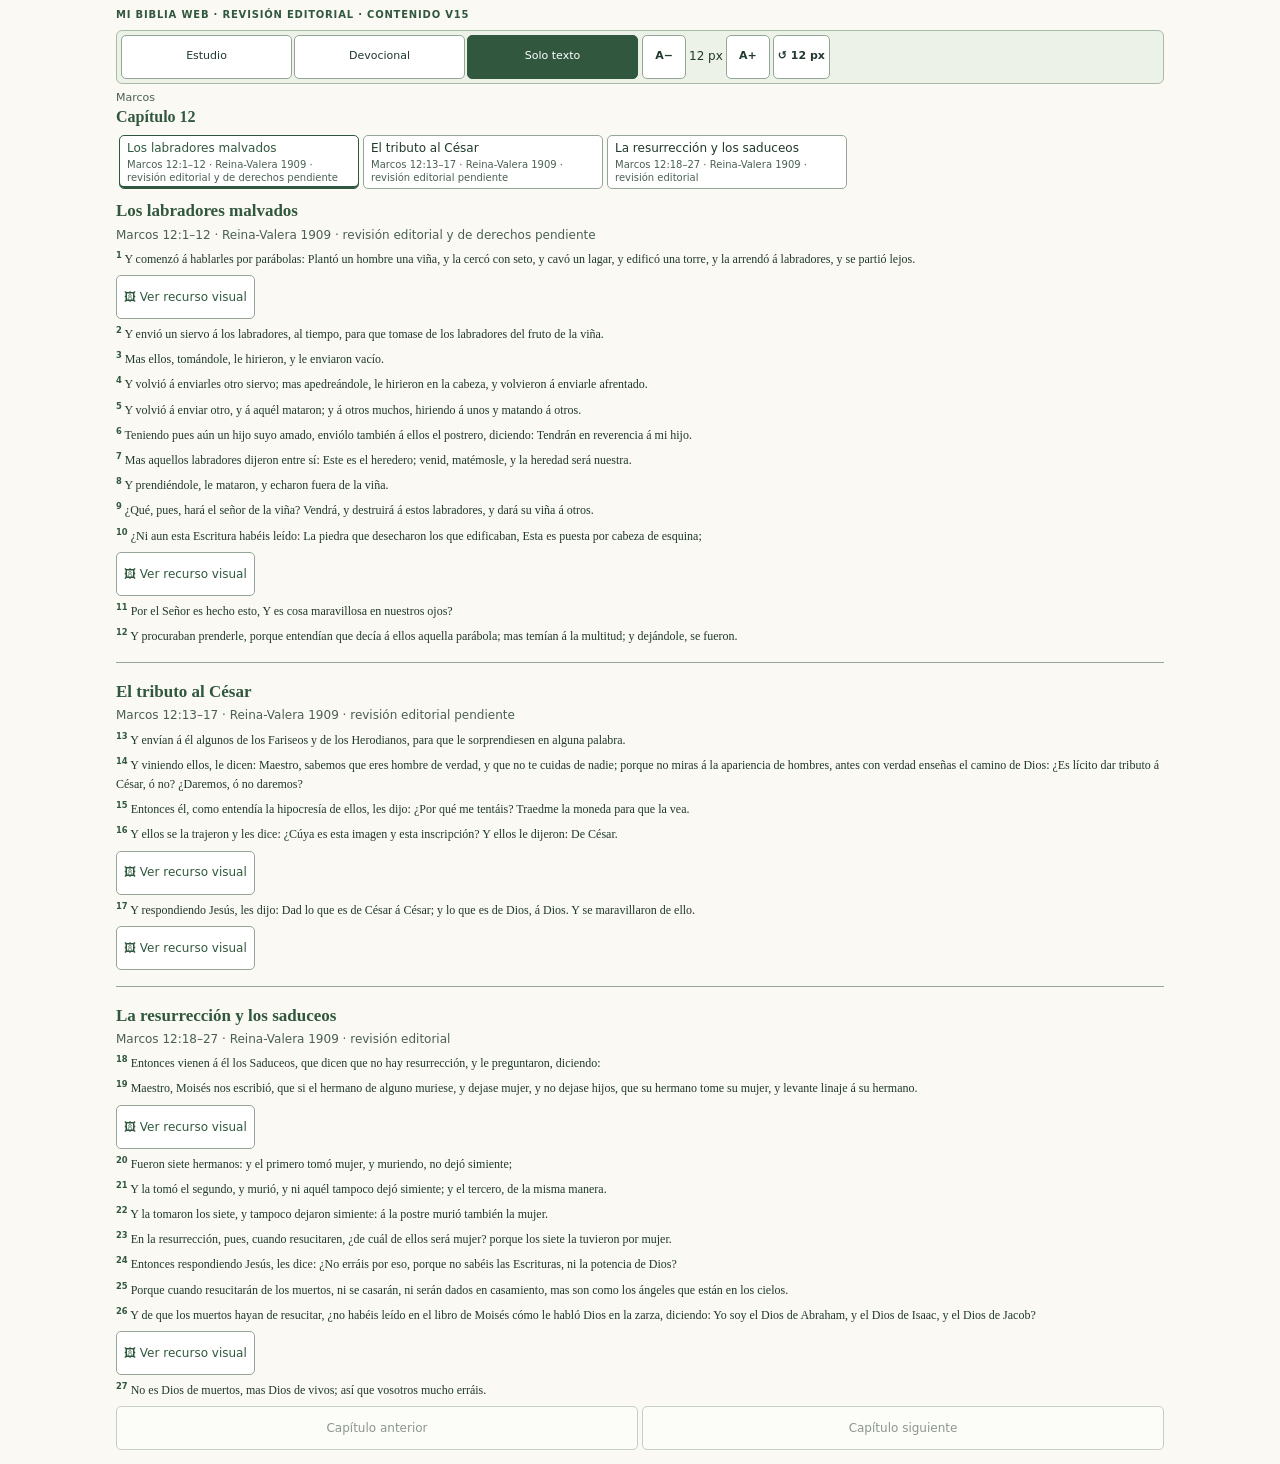
<file: revision/motor-visual/desarrollo/index.html>
<!doctype html>
<html lang="es">
<head>
  <meta charset="utf-8">
  <meta name="viewport" content="width=device-width, initial-scale=1">
  <meta name="robots" content="noindex, nofollow, noarchive">
  <title>Mi Biblia Web · Revisión editorial V15</title>
  <link rel="icon" href="data:,">
  <link rel="stylesheet" href="../css/motor.css">
  <link rel="stylesheet" href="revision.css">
  <script type="module" src="iniciar.js"></script>
</head>
<body class="mv">
  <header class="mv-cabecera">
    <p class="mv-etiqueta">Mi Biblia Web · Revisión editorial · Contenido V15</p>
  </header>
  <main id="motor" class="mv-motor" aria-label="Revisión local del motor compartido"><p role="status">Cargando material recuperado…</p></main>
  <noscript>Esta revisión necesita JavaScript.</noscript>
</body>
</html>
</file>
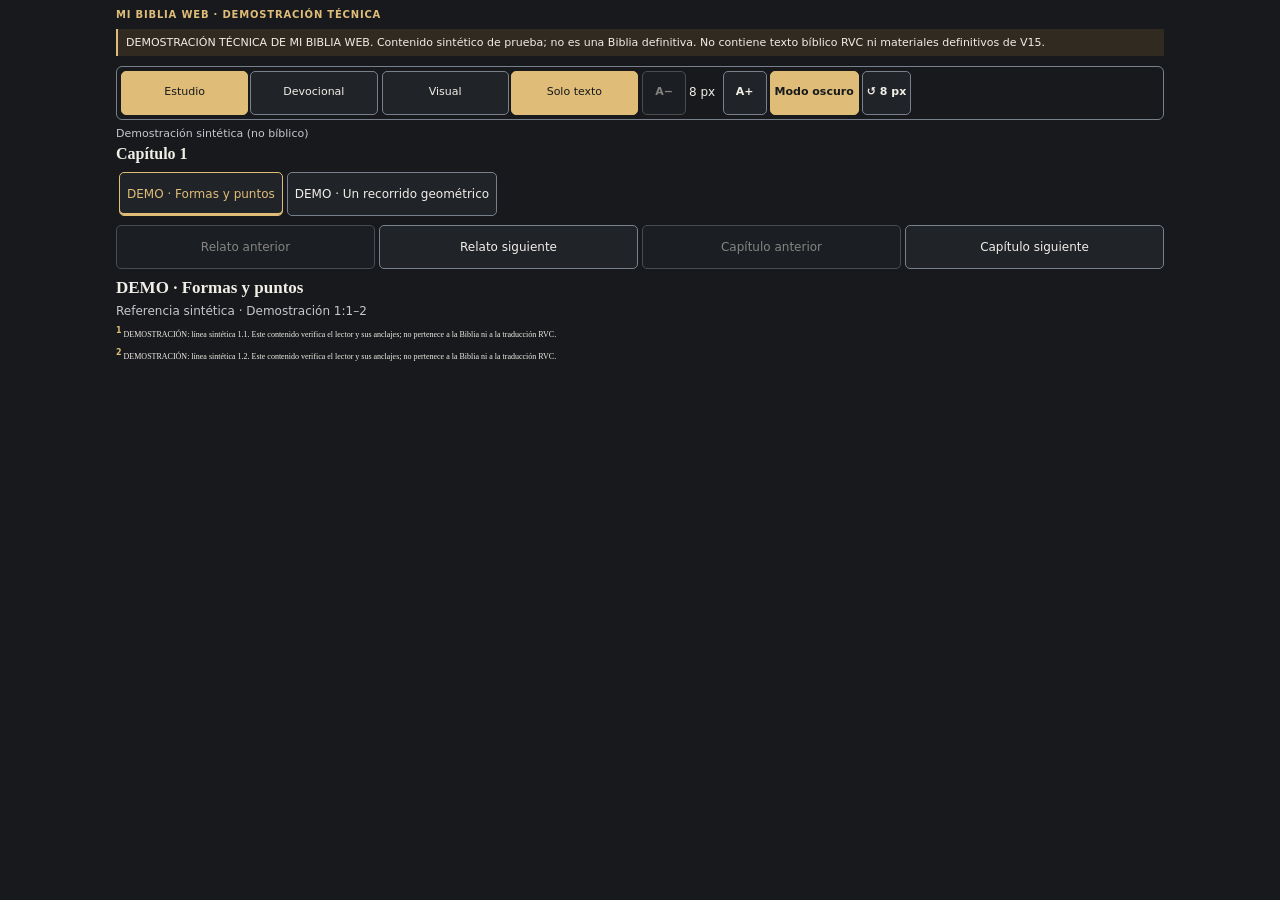
<file: motor-visual/demo.html>
<!doctype html>
<html lang="es">
<head>
  <meta charset="utf-8">
  <meta name="viewport" content="width=device-width, initial-scale=1">
  <meta name="robots" content="noindex, nofollow">
  <title>Motor visual · Demostración técnica</title>
  <link rel="icon" href="data:,">
  <link rel="stylesheet" href="css/motor.css">
  <script type="module" src="js/iniciar.js"></script>
</head>
<body class="mv">
  <header class="mv-cabecera">
    <p class="mv-etiqueta">Mi Biblia Web · Demostración técnica</p>
    <p class="mv-aviso">DEMOSTRACIÓN TÉCNICA DE MI BIBLIA WEB. Contenido sintético de prueba; no es una Biblia definitiva. No contiene texto bíblico RVC ni materiales definitivos de V15.</p>
  </header>
  <main id="motor" class="mv-motor" aria-label="Motor compartido de demostración"><p role="status">Iniciando demostración…</p></main>
  <noscript>Esta demostración necesita JavaScript.</noscript>
</body>
</html>
</file>
<file: revision/motor-visual/css/motor.css>
/* Interfaz compacta, primero celular. La tipografía de lectura es experimental. */
.mv {
  --mv-salvia:#a8bca5; --mv-verde-oscuro:#31583e;
  --mv-fondo:#faf9f3; --mv-superficie:#ffffff; --mv-panel:#edf2e9;
  --mv-texto:#20392b; --mv-secundario:#4a6052; --mv-borde:#95a698;
  --mv-acento:var(--mv-verde-oscuro); --mv-seleccion:var(--mv-verde-oscuro); --mv-sobre-seleccion:#ffffff;
  --mv-aviso:#e7efe3; --mv-tamano-lectura:12px;
  margin:0; background:var(--mv-fondo); color:var(--mv-texto);
  color-scheme:light; font:13px/1.45 system-ui,sans-serif;
}
.mv *, .mv *::before, .mv *::after { box-sizing:border-box; }
.mv button, .mv input { font:inherit; }
.mv button {
  min-height:44px; min-width:44px; padding:4px 7px; border:1px solid var(--mv-borde);
  border-radius:5px; background:var(--mv-superficie); color:var(--mv-texto);
  cursor:pointer; white-space:normal; overflow-wrap:anywhere; font-size:12px; line-height:1.35;
}
.mv button[aria-pressed="true"] { color:var(--mv-sobre-seleccion); background:var(--mv-seleccion); border-color:var(--mv-seleccion); }
.mv button:disabled { opacity:.5; cursor:default; }
.mv :focus-visible { outline:3px solid var(--mv-acento); outline-offset:2px; }
.mv a { color:var(--mv-acento); }
.mv-solo-lectores { position:absolute; width:1px; height:1px; padding:0; margin:-1px; overflow:hidden; clip-path:inset(50%); white-space:nowrap; border:0; }
.mv-cabecera, .mv-motor { max-width:1080px; padding:8px 10px; margin:auto; min-width:0; }
.mv-cabecera { padding-bottom:2px; }
.mv-motor { padding-top:2px; }
.mv-cabecera h1 { font-size:20px; margin:3px 0 6px; line-height:1.2; }
.mv-etiqueta { text-transform:uppercase; letter-spacing:.08em; font-size:10px; font-weight:700; color:var(--mv-acento); margin:0 0 3px; }
.mv-aviso { border-left:2px solid var(--mv-acento); padding:6px 8px; margin:6px 0; background:var(--mv-aviso); font-size:11px; line-height:1.4; }
.mv-preferencias { position:relative; margin-top:8px; padding:6px; background:var(--mv-superficie); border:1px solid var(--mv-borde); border-radius:6px; }
.mv-ajustes { display:flex; flex-wrap:wrap; gap:4px; align-items:center; }
.mv-ajustes output { min-width:4ch; font-size:12px; font-variant-numeric:tabular-nums; }
.mv-ajustes button { font-weight:650; }
.mv-modos, .mv-controles, .mv-pestanas { display:flex; gap:4px; flex-wrap:wrap; align-items:center; margin:6px 0; }
.mv-modos > button { flex:1; }
.mv-navegacion { display:grid; grid-template-columns:repeat(2,minmax(0,1fr)); gap:4px; margin:6px 0; }
.mv-motor > h2, .mv-descubrimiento > h2 { font-size:16px; line-height:1.3; margin:8px 0 4px; }
.mv-referencia { color:var(--mv-secundario); margin:4px 0; font-size:12px; }
.mv-texto { font:var(--mv-tamano-lectura)/1.6 Georgia,serif; }
.mv-texto > p { margin:6px 0; }
.mv-texto sup { color:var(--mv-acento); font:700 max(8px,.7em) system-ui,sans-serif; }
.mv-cabecera p, .mv-motor h2, .mv-texto > p, .mv-panel, .mv-hoja, .mv-tarjeta, .mv-portada figcaption { overflow-wrap:anywhere; }
.mv-portada { position:relative; margin:8px 0; border-radius:6px; overflow:hidden; background:var(--mv-superficie); color:var(--mv-texto); }
.mv-portada img { width:100%; height:auto; aspect-ratio:16/9; object-fit:cover; display:block; }
.mv-portada figcaption { padding:6px 8px; font:600 13px/1.35 system-ui,sans-serif; }
.mv small { display:block; font:400 11px/1.45 system-ui,sans-serif; color:var(--mv-secundario); }
.mv-recurso, .mv-estudio { padding:8px; margin:8px 0; border:1px solid var(--mv-borde); border-radius:6px; background:var(--mv-superficie); font:13px/1.45 system-ui,sans-serif; min-width:0; }
.mv-recurso h3 { font-size:13px; margin:0 0 4px; overflow-wrap:anywhere; }
.mv-recurso > h3 { display:inline; margin-right:6px; }
.mv-recurso > button { margin-bottom:4px; }
.mv-explorador { display:grid; grid-template-columns:minmax(0,1fr); gap:8px; align-items:start; }
/* Se conserva el marco 3:4 y el ancho útil: compactar controles no achica el visor. */
.mv-visor { min-width:0; width:100%; max-width:480px; margin:auto; }
.mv-viewport { width:100%; aspect-ratio:3/4; overflow:hidden; background:var(--mv-fondo); border-radius:5px; touch-action:pan-y; overscroll-behavior:auto; }
.mv-escena { position:relative; }
.mv-plano { position:absolute; }
.mv-plano > img { width:100%; height:100%; display:block; user-select:none; }
.mv .mv-marcador { position:absolute; transform:translate(-50%,-50%); max-width:140px; font:600 12px/1.3 system-ui,sans-serif; border:2px solid var(--mv-acento); background:var(--mv-superficie); color:var(--mv-texto); box-shadow:0 1px 6px #0008; }
.mv .mv-marcador[aria-pressed="true"] { background:var(--mv-seleccion); color:var(--mv-sobre-seleccion); }
.mv-controles input { min-width:60px; min-height:44px; flex:1; width:60px; accent-color:var(--mv-acento); }
.mv-controles output { font-size:12px; }
.mv-panel { background:var(--mv-panel); border-radius:5px; padding:8px; min-width:0; font-size:var(--mv-tamano-lectura); line-height:1.6; }
.mv-hoja { touch-action:pan-y; padding:8px; background:var(--mv-panel); border-radius:5px; min-width:0; font-size:var(--mv-tamano-lectura); line-height:1.6; }
.mv-panel h4, .mv-hoja h3 { font-size:1.1em; line-height:1.35; margin:0 0 .5em; }
.mv-panel small, .mv-hoja small { font-size:1em; }
.mv-panel p, .mv-hoja p { margin-block:.6em; }
.mv-dialogo { max-width:min(100% - 16px,1000px); max-height:94dvh; overflow:auto; width:900px; border:1px solid var(--mv-borde); border-radius:6px; padding:10px; color:var(--mv-texto); background:var(--mv-superficie); }
.mv-dialogo::backdrop { background:#000b; }
.mv-dialogo .mv-visor { max-width:480px; }
.mv-dialogo .mv-panel { margin-top:8px; }
.mv-tarjetas { display:grid; grid-template-columns:repeat(2,minmax(0,1fr)); gap:6px; }
.mv-tarjeta { border:1px solid var(--mv-borde); border-radius:6px; padding:6px; background:var(--mv-superficie); min-width:0; }
.mv-tarjeta .mv-portada { margin:0; }
.mv-tarjeta .mv-portada figcaption { font-size:12px; padding:5px; }
.mv-tarjeta p { font-size:12px; margin:6px 0; }
.mv-tarjeta button { margin-top:6px; }
@media(min-width:700px) {
  .mv-cabecera, .mv-motor { padding-inline:16px; }
  .mv-cabecera h1 { font-size:24px; }
  .mv-explorador { grid-template-columns:minmax(0,1fr) minmax(0,1fr); gap:12px; }
  .mv-navegacion { grid-template-columns:repeat(2,minmax(0,1fr)); }
  .mv-tarjetas { grid-template-columns:repeat(3,minmax(0,1fr)); gap:8px; }
}
@media(prefers-reduced-motion:reduce) { .mv * { scroll-behavior:auto !important; } }
/* Composición editorial compartida: selectores, capítulo y relato. */
.mv-barra-lector { position:static; display:flex; flex-wrap:wrap; align-items:center; gap:4px; padding:4px; background:var(--mv-panel); border:1px solid var(--mv-salvia); border-radius:6px; }
.mv-selectores { display:grid; grid-template-columns:repeat(2,minmax(0,1fr)); gap:4px; flex:1 1 310px; min-width:0; }
.mv-enfoques, .mv-barra-lector .mv-modos { display:flex; gap:2px; margin:0; }
.mv-enfoques button, .mv-barra-lector .mv-modos button { flex:1; padding:4px; }
.mv-barra-lector .mv-preferencias { flex:1 1 310px; min-width:0; margin:0; padding:0; border:0; background:transparent; }
.mv-barra-lector .mv-ajustes { gap:3px; }
.mv-barra-lector button { font-size:11px; }
.mv-capitulo { min-width:0; margin:6px 0; }
.mv-libro { margin:2px 0; color:var(--mv-secundario); font-size:11px; overflow-wrap:anywhere; }
.mv-capitulo h1 { font:600 16px/1.3 Georgia,serif; margin:2px 0 4px; }
.mv-indice { display:flex; gap:4px; overflow-x:auto; padding:3px; overscroll-behavior-x:contain; }
.mv-indice button { flex:none; max-width:240px; text-align:left; }
.mv-indice [aria-current="true"] { border-color:var(--mv-acento); color:var(--mv-acento); box-shadow:inset 0 -2px var(--mv-acento); }
.mv-titulo-relato { font:600 17px/1.3 Georgia,serif; margin:8px 0 4px; overflow-wrap:anywhere; }
.mv-relato { min-width:0; }
.mv-titulo-seccion { font-size:12px; margin:0 0 6px; color:var(--mv-acento); }
.mv-portada > .mv-solo-lectores { padding:0; margin:-1px; }
.mv-hoja, .mv-titulo-relato { scroll-margin-top:8px; }
.mv-barra-lector .mv-ajustes button { padding-inline:4px; }

/* Explorador compartido: controles táctiles y páginas sin anchos rígidos. */
.mv [hidden] { display:none !important; }
.mv .mv-marcador { width:44px; height:44px; border-radius:50%; padding:2px; }
.mv-elementos { display:flex; flex-wrap:wrap; gap:4px; margin-top:4px; }
.mv-panel .mv-estudio { margin:0; padding:0; border:0; background:transparent; }
.mv-panel .mv-hoja { padding:0; }
.mv-panel .mv-controles { font-size:12px; line-height:1.45; }
.mv-puntos { margin-top:4px; }

.mv h1, .mv h2, .mv h3, .mv h4 { color:var(--mv-verde-oscuro); }

/* Bloque 2: texto completo distribuido en columnas de altura estable. */
.mv-hoja { position:relative; block-size:clamp(190px,32svh,260px); overflow:hidden; }
.mv-pagina-columnas { block-size:100%; column-count:1; column-gap:24px; column-fill:auto; }
.mv-pagina-columnas > :first-child { margin-top:0; }
.mv-pagina-columnas > :last-child { margin-bottom:0; }
.mv-accesos-recurso { display:flex; gap:4px; margin-block:4px; }
.mv .mv-acceso-recurso { font-size:18px; color:var(--mv-acento); }
.mv-modal-abierto { overflow:hidden; }
.mv-dialogo { overscroll-behavior:contain; }
.mv-dialogo > button { margin-bottom:8px; }

/* Bloque 3: capítulo continuo e índice que no permanece fijo. */
.mv-indice button { display:flex; flex-direction:column; justify-content:center; gap:2px; }
.mv-indice button small { font-size:10px; line-height:1.3; }
.mv-capitulo-lectura > .mv-relato + .mv-relato { margin-top:16px; padding-top:10px; border-top:1px solid var(--mv-borde); }
.mv .mv-acceso-recurso { font:12px/1.35 system-ui,sans-serif; padding:3px 7px; }
.mv-abrir-completa { margin:0 0 6px; }
.mv-completa { width:100vw; max-width:100vw; height:100dvh; max-height:100dvh; margin:0; border:0; border-radius:0; padding:8px; }
.mv-completa > button { position:sticky; top:0; z-index:3; }
.mv-completa .mv-explorador { grid-template-columns:minmax(0,1fr); }
.mv-completa .mv-visor { max-width:none; }
.mv-completa .mv-viewport { aspect-ratio:auto; height:clamp(240px,60dvh,900px); }
@media(min-width:760px) {
  .mv-completa .mv-explorador { grid-template-columns:minmax(0,2fr) minmax(260px,1fr); }
  .mv-completa .mv-viewport { height:calc(100dvh - 240px); min-height:280px; }
}

/* Visor compacto: una barra, una selección y un único panel educativo. */
.mv-herramientas { display:flex; flex-wrap:nowrap; justify-content:center; gap:2px; margin:2px 0; }
.mv .mv-herramientas button { flex:0 0 44px; width:44px; height:44px; padding:2px; font-size:22px; line-height:1; }
.mv-herramientas output { flex:0 0 6ch; text-align:center; white-space:nowrap; font-variant-numeric:tabular-nums; }
.mv-herramientas [data-control="puntos"][aria-pressed="false"] { text-decoration:line-through; }
.mv-elementos { margin-top:2px; gap:2px; }
.mv-elementos button { flex:1 1 auto; padding:3px 5px; }
.mv-explorador { gap:4px; }
.mv-ficha-recurso { margin:0 0 2px; }
.mv-ficha-recurso summary { display:flex; align-items:center; justify-content:space-between; gap:6px; min-height:44px; cursor:pointer; list-style:none; border-radius:4px; }
.mv-ficha-recurso summary::-webkit-details-marker { display:none; }
.mv-ficha-recurso summary h3 { margin:0; }
.mv-ficha-recurso summary > span[aria-hidden] { flex:none; font-size:20px; color:var(--mv-acento); }
.mv-ficha-recurso > p { font-size:var(--mv-tamano-lectura); line-height:1.6; margin:4px 0 8px; overflow-wrap:anywhere; }
.mv-explorador > .mv-panel { padding:6px; }
.mv-panel .mv-hoja { block-size:clamp(100px,15svh,140px); }
.mv-panel .mv-controles { margin:2px 0 0; justify-content:space-between; flex-wrap:nowrap; }
@media(max-width:699px) {
  /* Usar todo el ancho; el plano contiene la imagen completa dentro del marco 3:4. */
  .mv-recurso { padding-inline:4px; }
  .mv-explorador > .mv-visor { max-width:100%; }
  /* Zona táctil de 44 px; círculo visible de 28 px (36 % menor). */
  .mv .mv-marcador, .mv .mv-marcador[aria-pressed="true"] {
    display:grid; place-items:center; border:0; background:transparent; box-shadow:none; isolation:isolate;
  }
  .mv .mv-marcador::before {
    content:""; position:absolute; inset:8px; border:2px solid var(--mv-acento);
    border-radius:50%; background:var(--mv-superficie); box-shadow:0 1px 4px #0006;
    z-index:-1; pointer-events:none;
  }
  .mv .mv-marcador[aria-pressed="true"]::before { background:var(--mv-seleccion); }
}
</file>
<file: revision/motor-visual/desarrollo/revision.css>
/* Mantener completa la portada original, cuyo 16:9 tiene redondeo de píxeles. */
.mv-portada img { object-fit:contain; }

/* Prueba editorial exclusiva de Marcos 12:18–27: imagen 16:9 y hook HTML superpuesto. */
.mv-relato[data-relato-contenido="mc-12-18-27"] .mv-portada-hook { aspect-ratio:16/9; background:#151515; }
.mv-relato[data-relato-contenido="mc-12-18-27"] .mv-portada-hook img { width:100%; height:100%; aspect-ratio:16/9 !important; object-fit:cover; object-position:center; }
.mv-relato[data-relato-contenido="mc-12-18-27"] .mv-portada-hook::after { content:""; position:absolute; inset:45% 0 0; background:linear-gradient(transparent,rgba(0,0,0,.82)); pointer-events:none; }
.mv-relato[data-relato-contenido="mc-12-18-27"] .mv-portada-hook-texto { position:absolute; z-index:1; left:5%; right:5%; bottom:6%; color:#fff; text-shadow:0 1px 5px #000; font:600 clamp(16px,3.6vw,29px)/1.3 system-ui,sans-serif; }
.mv-relato[data-relato-contenido="mc-12-18-27"] .mv-portada-hook-texto p { margin:0; }

/* Composición cinematográfica: los rostros quedan en la zona superior de la imagen. */
.mv-relato[data-relato-contenido="mc-12-18-27"] .mv-portada-hook::after {
  inset:0;
  background:linear-gradient(180deg,transparent 30%,rgba(0,0,0,.35) 55%,rgba(0,0,0,.86) 80%,rgba(0,0,0,.96));
}
.mv-relato[data-relato-contenido="mc-12-18-27"] .mv-portada-hook-texto {
  bottom:4%;
  font:400 clamp(12px,1.5vw,18px)/1.3 Georgia,'Times New Roman',serif;
  text-shadow:0 2px 8px #000;
}
.mv-relato[data-relato-contenido="mc-12-18-27"] .mv-portada-titulo-cine {
  color:#fff;
  font:500 clamp(24px,5vw,52px)/1.02 Georgia,'Times New Roman',serif;
  letter-spacing:.005em;
}
.mv-relato[data-relato-contenido="mc-12-18-27"] .mv-portada-titulo-cine > span { display:block; }
.mv-relato[data-relato-contenido="mc-12-18-27"] .mv-portada-titulo-dorado { color:#e6c77e; }
.mv-relato[data-relato-contenido="mc-12-18-27"] .mv-portada-filete {
  display:block;
  width:clamp(40px,6vw,72px);
  height:1px;
  margin:6px 0;
  background:#e6c77e;
}
.mv-relato[data-relato-contenido="mc-12-18-27"] .mv-portada-subtitulo-cine {
  max-width:46ch;
  color:#faf4e7;
  font-style:italic;
  text-wrap:pretty;
}

/* El selector de tres experiencias ocupa el ancho de la barra existente. */
.mv-selectores > .mv-tres-modos { grid-column:1/-1; }
</file>
<file: motor-visual/css/motor.css>
/* Interfaz compacta, primero celular. La tipografía de lectura es experimental. */
.mv {
  --mv-fondo:#17191c; --mv-superficie:#202328; --mv-panel:#292d33;
  --mv-texto:#f1eee7; --mv-secundario:#c4c7cc; --mv-borde:#78818b;
  --mv-acento:#dfbd78; --mv-seleccion:#dfbd78; --mv-sobre-seleccion:#17191c;
  --mv-aviso:#302a20; --mv-tamano-lectura:8px;
  margin:0; background:var(--mv-fondo); color:var(--mv-texto);
  color-scheme:dark; font:13px/1.45 system-ui,sans-serif;
}
.mv[data-apariencia="claro"] {
  --mv-fondo:#f6f3ec; --mv-superficie:#ffffff; --mv-panel:#ece8df;
  --mv-texto:#20242a; --mv-secundario:#4d555e; --mv-borde:#6b737b;
  --mv-acento:#795713; --mv-seleccion:#795713; --mv-sobre-seleccion:#ffffff;
  --mv-aviso:#fff0d4; color-scheme:light;
}
.mv *, .mv *::before, .mv *::after { box-sizing:border-box; }
.mv button, .mv input { font:inherit; }
.mv button {
  min-height:44px; min-width:44px; padding:4px 7px; border:1px solid var(--mv-borde);
  border-radius:5px; background:var(--mv-superficie); color:var(--mv-texto);
  cursor:pointer; white-space:normal; overflow-wrap:anywhere; font-size:12px; line-height:1.35;
}
.mv button[aria-pressed="true"] { color:var(--mv-sobre-seleccion); background:var(--mv-seleccion); border-color:var(--mv-seleccion); }
.mv button:disabled { opacity:.5; cursor:default; }
.mv :focus-visible { outline:3px solid var(--mv-acento); outline-offset:2px; }
.mv a { color:var(--mv-acento); }
.mv-solo-lectores { position:absolute; width:1px; height:1px; padding:0; margin:-1px; overflow:hidden; clip-path:inset(50%); white-space:nowrap; border:0; }
.mv-cabecera, .mv-motor { max-width:1080px; padding:8px 10px; margin:auto; min-width:0; }
.mv-cabecera { padding-bottom:2px; }
.mv-motor { padding-top:2px; }
.mv-cabecera h1 { font-size:20px; margin:3px 0 6px; line-height:1.2; }
.mv-etiqueta { text-transform:uppercase; letter-spacing:.08em; font-size:10px; font-weight:700; color:var(--mv-acento); margin:0 0 3px; }
.mv-aviso { border-left:2px solid var(--mv-acento); padding:6px 8px; margin:6px 0; background:var(--mv-aviso); font-size:11px; line-height:1.4; }
.mv-preferencias { position:relative; margin-top:8px; padding:6px; background:var(--mv-superficie); border:1px solid var(--mv-borde); border-radius:6px; }
.mv-ajustes { display:flex; flex-wrap:wrap; gap:4px; align-items:center; }
.mv-ajustes output { min-width:4ch; font-size:12px; font-variant-numeric:tabular-nums; }
.mv-ajustes button { font-weight:650; }
.mv-modos, .mv-controles, .mv-pestanas { display:flex; gap:4px; flex-wrap:wrap; align-items:center; margin:6px 0; }
.mv-modos > button { flex:1; }
.mv-navegacion { display:grid; grid-template-columns:repeat(4,minmax(0,1fr)); gap:4px; margin:6px 0; }
.mv-motor > h2, .mv-descubrimiento > h2 { font-size:16px; line-height:1.3; margin:8px 0 4px; }
.mv-referencia { color:var(--mv-secundario); margin:4px 0; font-size:12px; }
.mv-texto { font:var(--mv-tamano-lectura)/1.6 Georgia,serif; }
.mv-texto > p { margin:6px 0; }
.mv-texto sup { color:var(--mv-acento); font:700 max(8px,.7em) system-ui,sans-serif; }
.mv-cabecera p, .mv-motor h2, .mv-texto > p, .mv-panel, .mv-hoja, .mv-tarjeta, .mv-portada figcaption { overflow-wrap:anywhere; }
.mv-portada { position:relative; margin:8px 0; border-radius:6px; overflow:hidden; background:var(--mv-superficie); color:var(--mv-texto); }
.mv-portada img { width:100%; height:auto; aspect-ratio:16/9; object-fit:cover; display:block; }
.mv-portada figcaption { padding:6px 8px; font:600 13px/1.35 system-ui,sans-serif; }
.mv small { display:block; font:400 11px/1.45 system-ui,sans-serif; color:var(--mv-secundario); }
.mv-recurso, .mv-estudio { padding:8px; margin:8px 0; border:1px solid var(--mv-borde); border-radius:6px; background:var(--mv-superficie); font:13px/1.45 system-ui,sans-serif; min-width:0; }
.mv-recurso h3 { font-size:13px; margin:0 0 4px; overflow-wrap:anywhere; }
.mv-recurso > h3 { display:inline; margin-right:6px; }
.mv-recurso > button { margin-bottom:4px; }
.mv-explorador { display:grid; grid-template-columns:minmax(0,1fr); gap:8px; align-items:start; }
/* Se conserva el marco 3:4 y el ancho útil: compactar controles no achica el visor. */
.mv-visor { min-width:0; width:100%; max-width:480px; margin:auto; }
.mv-viewport { width:100%; aspect-ratio:3/4; overflow:auto; background:var(--mv-fondo); border-radius:5px; touch-action:pan-x pan-y; overscroll-behavior:contain; }
.mv-escena { position:relative; }
.mv-plano { position:absolute; }
.mv-plano > img { width:100%; height:100%; display:block; user-select:none; }
.mv .mv-marcador { position:absolute; transform:translate(-50%,-50%); max-width:140px; font:600 12px/1.3 system-ui,sans-serif; border:2px solid var(--mv-acento); background:var(--mv-superficie); color:var(--mv-texto); box-shadow:0 1px 6px #0008; }
.mv .mv-marcador[aria-pressed="true"] { background:var(--mv-seleccion); color:var(--mv-sobre-seleccion); }
.mv-controles input { min-width:60px; min-height:44px; flex:1; width:60px; accent-color:var(--mv-acento); }
.mv-controles output { font-size:12px; }
.mv-panel { background:var(--mv-panel); border-radius:5px; padding:8px; min-width:0; font-size:var(--mv-tamano-lectura); line-height:1.6; }
.mv-hoja { touch-action:pan-y; padding:8px; background:var(--mv-panel); border-radius:5px; min-width:0; font-size:var(--mv-tamano-lectura); line-height:1.6; }
.mv-panel h4, .mv-hoja h3 { font-size:1.1em; line-height:1.35; margin:0 0 .5em; }
.mv-panel small, .mv-hoja small { font-size:1em; }
.mv-panel p, .mv-hoja p { margin-block:.6em; }
.mv-dialogo { max-width:min(100% - 16px,1000px); max-height:94dvh; overflow:auto; width:900px; border:1px solid var(--mv-borde); border-radius:6px; padding:10px; color:var(--mv-texto); background:var(--mv-superficie); }
.mv-dialogo::backdrop { background:#000b; }
.mv-dialogo .mv-visor { max-width:480px; }
.mv-dialogo .mv-panel { margin-top:8px; }
.mv-tarjetas { display:grid; grid-template-columns:repeat(2,minmax(0,1fr)); gap:6px; }
.mv-tarjeta { border:1px solid var(--mv-borde); border-radius:6px; padding:6px; background:var(--mv-superficie); min-width:0; }
.mv-tarjeta .mv-portada { margin:0; }
.mv-tarjeta .mv-portada figcaption { font-size:12px; padding:5px; }
.mv-tarjeta p { font-size:12px; margin:6px 0; }
.mv-tarjeta button { margin-top:6px; }
@media(min-width:700px) {
  .mv-cabecera, .mv-motor { padding-inline:16px; }
  .mv-cabecera h1 { font-size:24px; }
  .mv-explorador { grid-template-columns:minmax(0,1fr) minmax(0,1fr); gap:12px; }
  .mv-navegacion { grid-template-columns:repeat(4,minmax(0,1fr)); }
  .mv-tarjetas { grid-template-columns:repeat(3,minmax(0,1fr)); gap:8px; }
}
@media(prefers-reduced-motion:reduce) { .mv * { scroll-behavior:auto !important; } }
/* Composición editorial compartida: selectores, capítulo y relato. */
.mv-barra-lector { position:sticky; top:0; z-index:10; display:flex; flex-wrap:wrap; align-items:center; gap:4px; padding:4px; background:var(--mv-fondo); border:1px solid var(--mv-borde); border-radius:6px; }
.mv-selectores { display:grid; grid-template-columns:repeat(2,minmax(0,1fr)); gap:4px; flex:1 1 310px; min-width:0; }
.mv-enfoques, .mv-barra-lector .mv-modos { display:flex; gap:2px; margin:0; }
.mv-enfoques button, .mv-barra-lector .mv-modos button { flex:1; padding:4px; }
.mv-barra-lector .mv-preferencias { flex:1 1 310px; min-width:0; margin:0; padding:0; border:0; background:transparent; }
.mv-barra-lector .mv-ajustes { gap:3px; }
.mv-barra-lector button { font-size:11px; }
.mv-capitulo { min-width:0; margin:6px 0; }
.mv-libro { margin:2px 0; color:var(--mv-secundario); font-size:11px; overflow-wrap:anywhere; }
.mv-capitulo h1 { font:600 16px/1.3 Georgia,serif; margin:2px 0 4px; }
.mv-indice { display:flex; gap:4px; overflow-x:auto; padding:3px; overscroll-behavior-x:contain; }
.mv-indice button { flex:none; max-width:240px; text-align:left; }
.mv-indice [aria-current="true"] { border-color:var(--mv-acento); color:var(--mv-acento); box-shadow:inset 0 -2px var(--mv-acento); }
.mv-titulo-relato { font:600 17px/1.3 Georgia,serif; margin:8px 0 4px; overflow-wrap:anywhere; }
.mv-relato { min-width:0; }
.mv-titulo-seccion { font-size:12px; margin:0 0 6px; color:var(--mv-acento); }
.mv-portada > .mv-solo-lectores { padding:0; margin:-1px; }
.mv-hoja, .mv-titulo-relato { scroll-margin-top:160px; }
@media(min-width:700px) { .mv-hoja, .mv-titulo-relato { scroll-margin-top:110px; } }
.mv-barra-lector .mv-ajustes button { padding-inline:4px; }

/* Explorador compartido: controles táctiles y páginas sin anchos rígidos. */
.mv [hidden] { display:none !important; }
.mv .mv-marcador { width:44px; height:44px; border-radius:50%; padding:2px; }
.mv-elementos { display:flex; flex-wrap:wrap; gap:4px; margin-top:4px; }
.mv-panel .mv-estudio { margin:0; padding:0; border:0; background:transparent; }
.mv-panel .mv-hoja { padding:0; }
.mv-panel .mv-controles { font-size:12px; line-height:1.45; }
.mv-puntos { margin-top:4px; }
</file>
